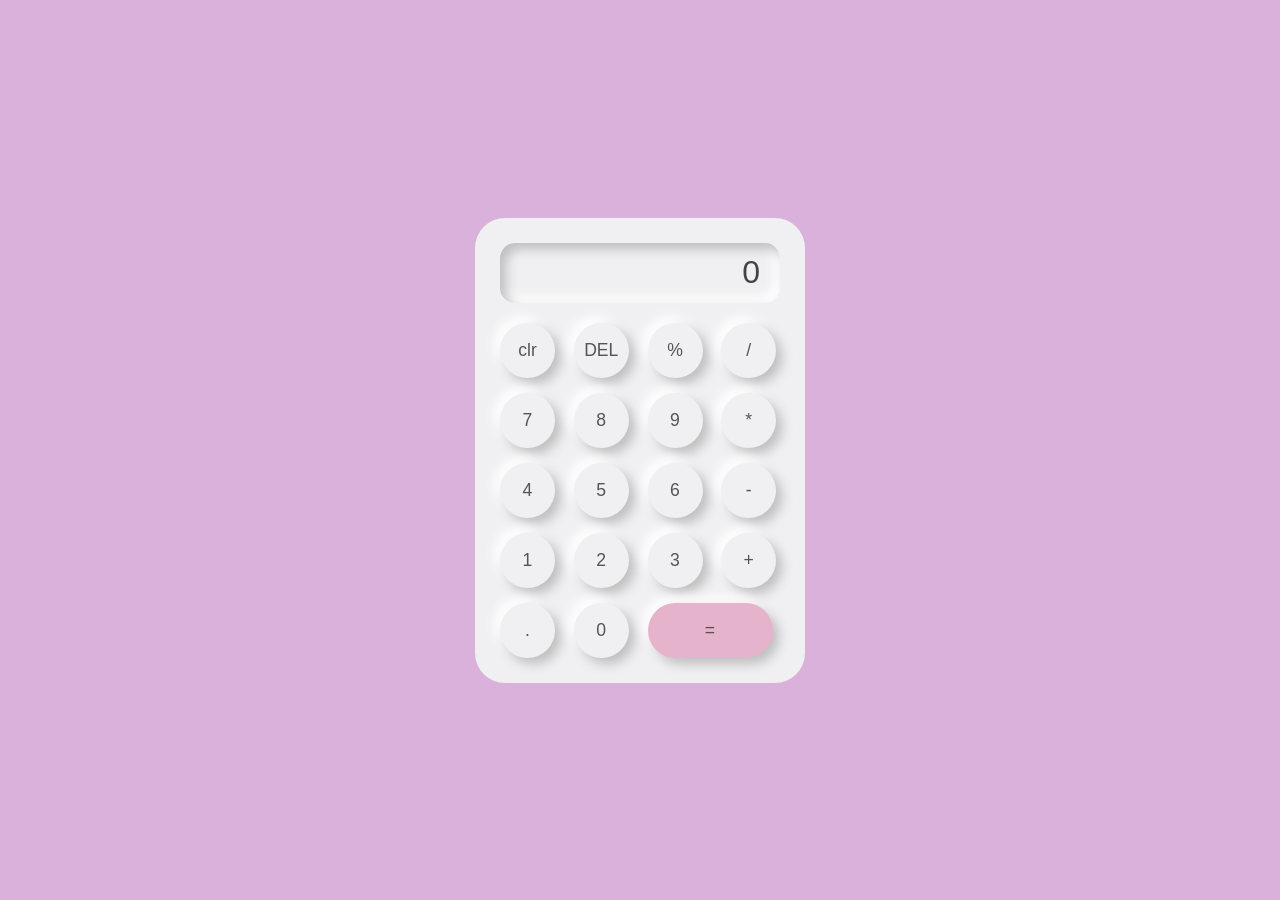
<file: index.html>
<!DOCTYPE html>
<html lang="en">
<head>
    <meta charset="UTF-8">
    <meta name="viewport" content="width=device-width, initial-scale=1.0">
    <title>PyScript Calculator</title>
    
    <link rel="stylesheet" href="https://pyscript.net/releases/2024.1.1/core.css">
    <script type="module" src="https://pyscript.net/releases/2024.1.1/core.js"></script>

    <style>
        body { background-color: #dab1da; display: flex; justify-content: center; align-items: center; height: 100vh; margin: 0; font-family: 'Segoe UI', sans-serif; }
        .calculator { background: #f0f0f3; padding: 25px; border-radius: 30px; width: 280px; }
        #display { width: 100%; height: 60px; background: #f0f0f3; border: none; border-radius: 15px; box-shadow: inset 6px 6px 12px #bebebe, inset -6px -6px 12px #ffffff; text-align: right; padding: 0 20px; font-size: 2rem; color: #444; margin-bottom: 20px; box-sizing: border-box; }
        .buttons { display: grid; grid-template-columns: repeat(4, 1fr); gap: 15px; }
        button { width: 55px; height: 55px; border-radius: 50%; border: none; background: #f0f0f3; box-shadow: 6px 6px 12px #bebebe, -6px -6px 12px #ffffff; font-size: 1.1rem; color: #555; cursor: pointer; }
        button:active { box-shadow: inset 4px 4px 8px #bebebe, inset -4px -4px 8px #ffffff; }
        .equal { grid-column: span 2; width: 125px; border-radius: 30px; background-color: #e6b3cc; }
    </style>
</head>
<body>

    <div class="calculator">
        <input type="text" id="display" value="0" readonly>
        <div class="buttons">
            <button py-click="clear_screen">clr</button>
            <button py-click="delete_char">DEL</button>
            <button py-click='add_to_display("%")'>%</button>
            <button py-click='add_to_display("/")'>/</button>

            <button py-click='add_to_display("7")'>7</button>
            <button py-click='add_to_display("8")'>8</button>
            <button py-click='add_to_display("9")'>9</button>
            <button py-click='add_to_display("*")'>*</button>

            <button py-click='add_to_display("4")'>4</button>
            <button py-click='add_to_display("5")'>5</button>
            <button py-click='add_to_display("6")'>6</button>
            <button py-click='add_to_display("-")'>-</button>

            <button py-click='add_to_display("1")'>1</button>
            <button py-click='add_to_display("2")'>2</button>
            <button py-click='add_to_display("3")'>3</button>
            <button py-click='add_to_display("+")'>+</button>

            <button py-click='add_to_display(".")'>.</button>
            <button py-click='add_to_display("0")'>0</button>
            <button class="equal" py-click="calculate">=</button>
        </div>
    </div>

    <script type="py">
        from pyscript import document

        display = document.querySelector("#display")

        def add_to_display(event):
            # event.target.innerText gets the text from the clicked button
            char = event.target.innerText
            if display.value == "0":
                display.value = char
            else:
                display.value += char

        def clear_screen(event):
            display.value = "0"

        def delete_char(event):
            if len(display.value) > 1:
                display.value = display.value[:-1]
            else:
                display.value = "0"

        def calculate(event):
            try:
                # Python's eval function handles the math!
                result = eval(display.value)
                display.value = str(result)
            except Exception:
                display.value = "Error"
    </script>

</body>
</html>
</file>
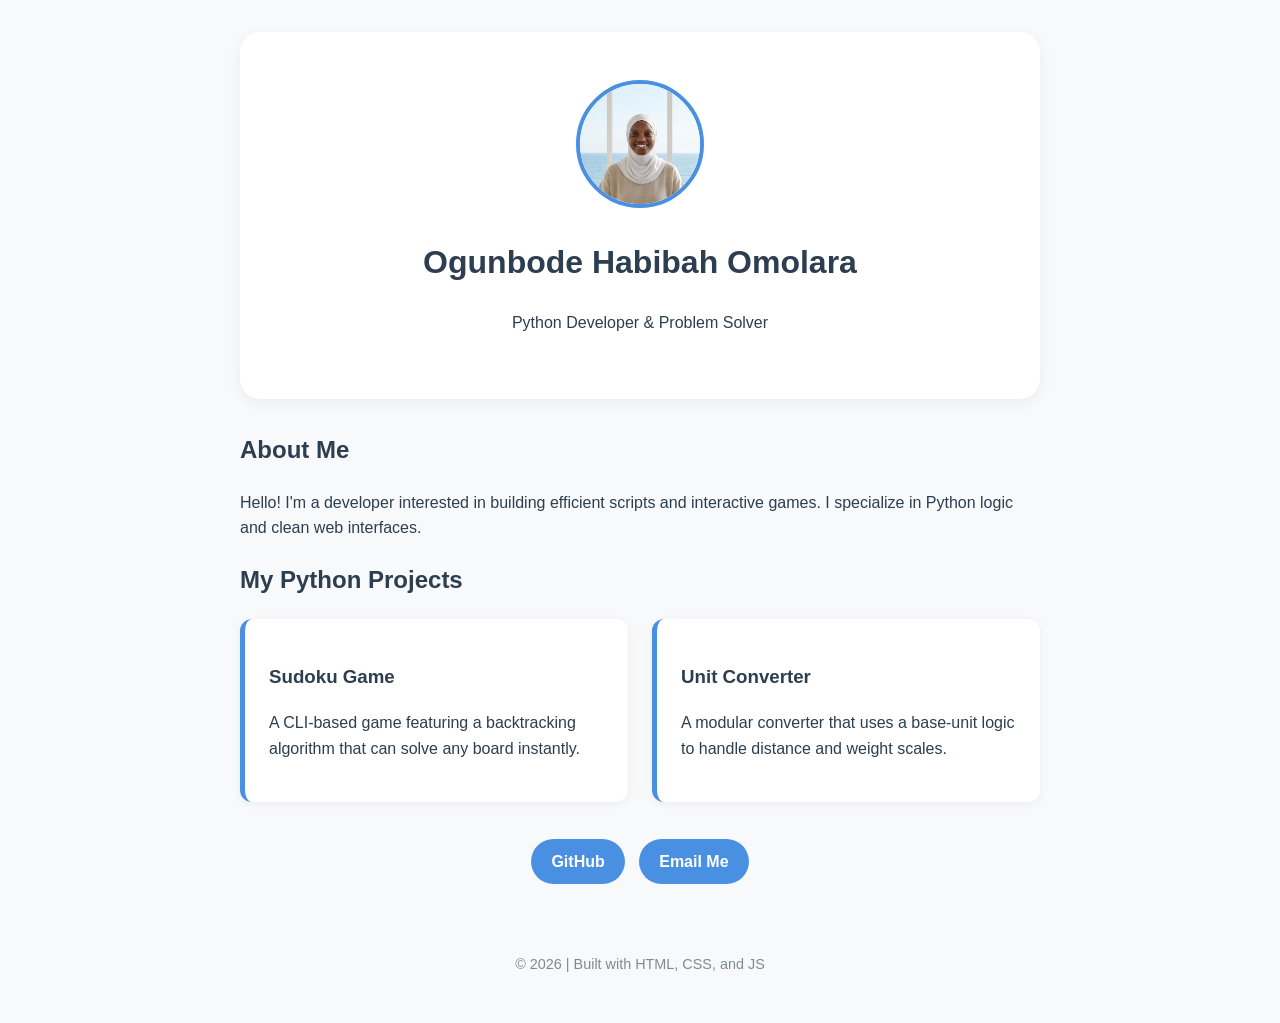
<file: cal/index.html>
<!DOCTYPE html>
<html lang="en">
<head>
    <meta charset="UTF-8">
    <meta name="viewport" content="width=device-width, initial-scale=1.0">
    <title>My Personal Portfolio</title>
    
    <style>
        :root {
            --primary-color: #4a90e2;
            --dark-color: #2c3e50;
            --light-bg: #f8f9fa;
        }

        body {
            font-family: 'Segoe UI', Tahoma, Geneva, Verdana, sans-serif;
            line-height: 1.6;
            margin: 0;
            background-color: var(--light-bg);
            color: var(--dark-color);
        }

        .container {
            max-width: 800px;
            margin: 0 auto;
            padding: 2rem;
        }

        /* Profile Header */
        header {
            text-align: center;
            padding: 3rem 1rem;
            background: white;
            border-radius: 20px;
            box-shadow: 0 4px 15px rgba(0,0,0,0.05);
            margin-bottom: 2rem;
        }

        .profile-img {
            width: 120px;
            height: 120px;
            border-radius: 50%;
            border: 4px solid var(--primary-color);
            object-fit: cover;
        }

        /* Projects Section */
        .projects-grid {
            display: grid;
            grid-template-columns: repeat(auto-fit, minmax(250px, 1fr));
            gap: 1.5rem;
            margin-top: 1rem;
        }

        .project-card {
            background: white;
            padding: 1.5rem;
            border-radius: 12px;
            border-left: 5px solid var(--primary-color);
            box-shadow: 0 2px 10px rgba(0,0,0,0.05);
            transition: transform 0.2s;
            cursor: pointer;
        }

        .project-card:hover {
            transform: translateY(-5px);
        }

        /* Contact Buttons */
        .contact-links {
            text-align: center;
            margin-top: 2rem;
        }

        .btn {
            display: inline-block;
            background: var(--primary-color);
            color: white;
            padding: 10px 20px;
            text-decoration: none;
            border-radius: 25px;
            margin: 5px;
            font-weight: bold;
        }

        footer {
            text-align: center;
            margin-top: 4rem;
            font-size: 0.9rem;
            color: #7f8c8d;
        }
    </style>
</head>
<body>

    <div class="container">
        <header>
            <img src="img.png" alt="Profile" class="profile-img">
            <h1>Ogunbode Habibah Omolara</h1>
            <p>Python Developer & Problem Solver</p>
        </header>

        <section>
            <h2>About Me</h2>
            <p>Hello! I'm a developer interested in building efficient scripts and interactive games. I specialize in Python logic and clean web interfaces.</p>
        </section>

        <section>
            <h2>My Python Projects</h2>
            <div class="projects-grid">
                <div class="project-card" onclick="showDetails('Sudoku Game')">
                    <h3>Sudoku Game</h3>
                    <p>A CLI-based game featuring a backtracking algorithm that can solve any board instantly.</p>
                </div>
                <div class="project-card" onclick="showDetails('Smart Unit Converter')">
                    <h3>Unit Converter</h3>
                    <p>A modular converter that uses a base-unit logic to handle distance and weight scales.</p>
                </div>
            </div>
        </section>

        <div class="contact-links">
            <a href="#" class="btn">GitHub</a>
            <a href="mailto:habibah049@gmail.com" class="btn">Email Me</a>
        </div>

        <footer>
            <p>&copy; 2026 | Built with HTML, CSS, and JS</p>
        </footer>
    </div>

    <script>
        function showDetails(projectName) {
            alert("You clicked on: " + projectName + "\nThis project was built using Python logic!");
        }

        // Console greeting
        console.log("Welcome to my personal website!");
    </script>

</body>
</html>
</file>
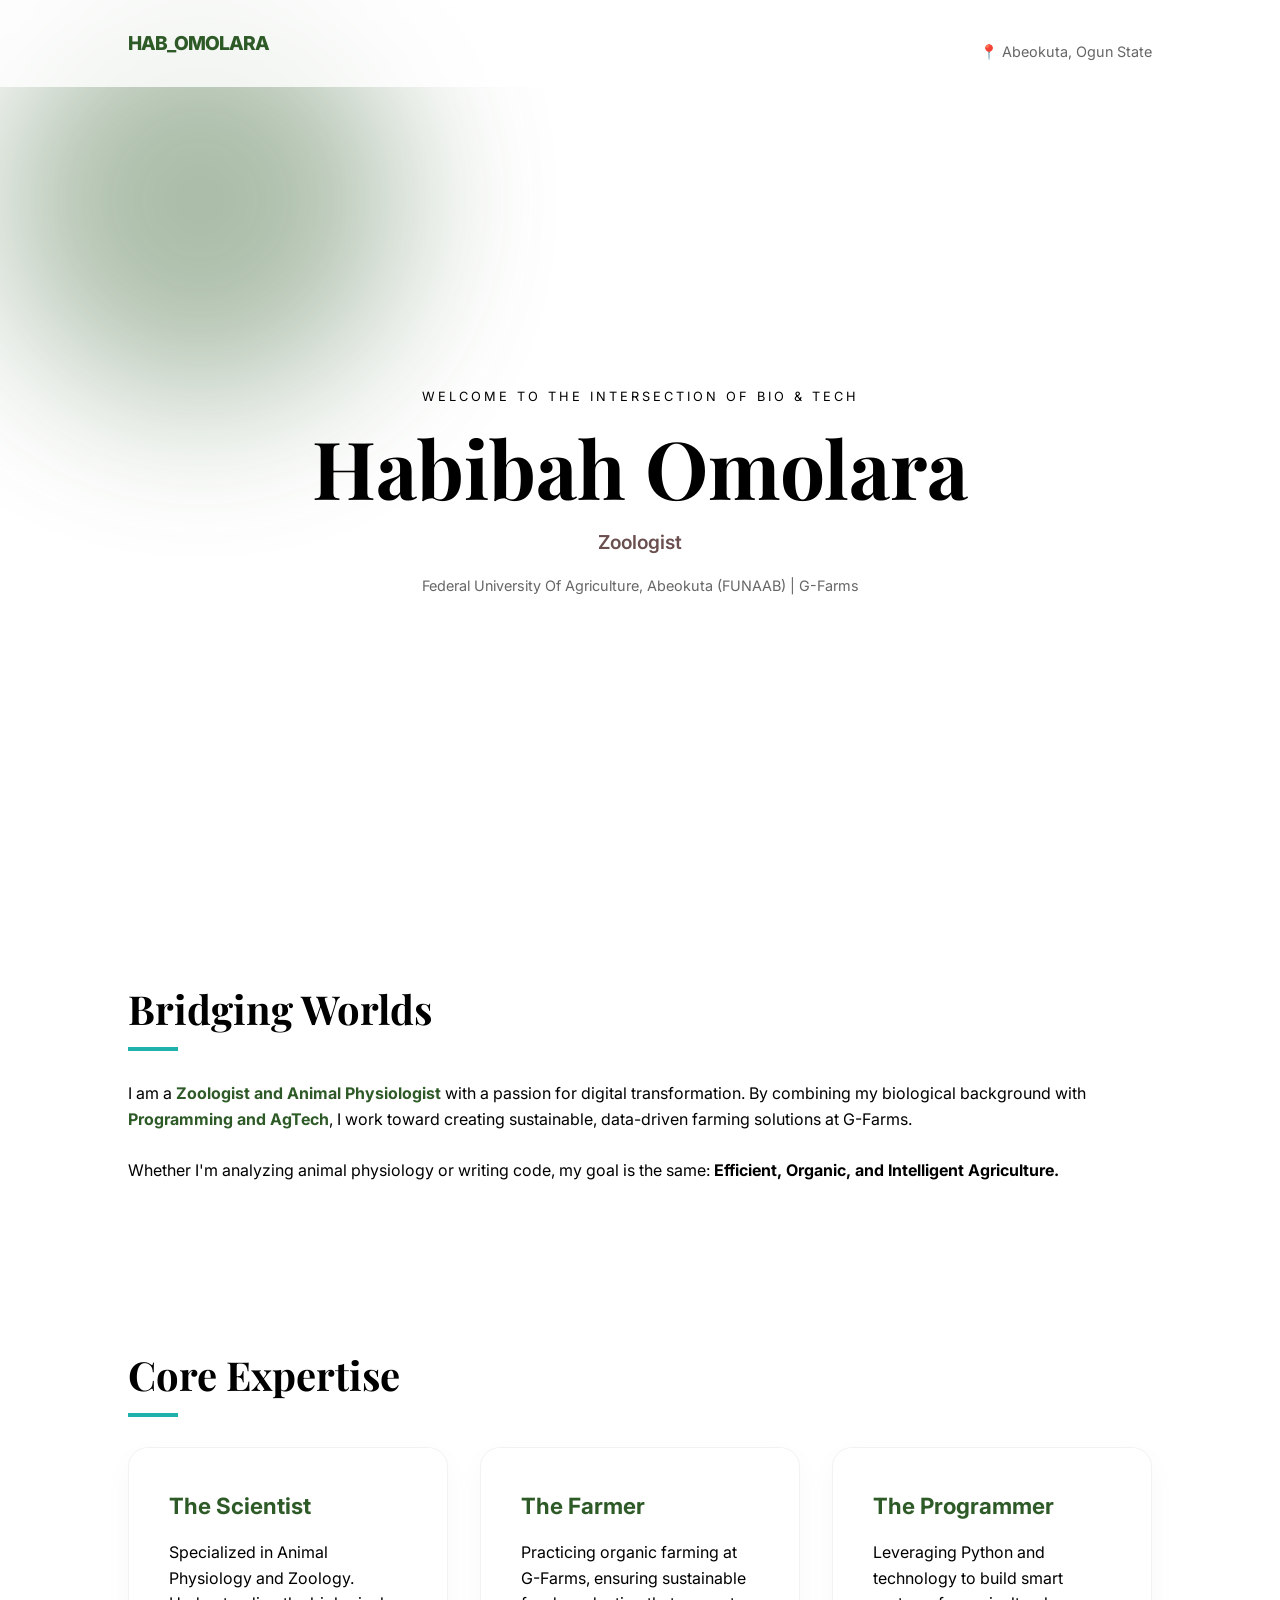
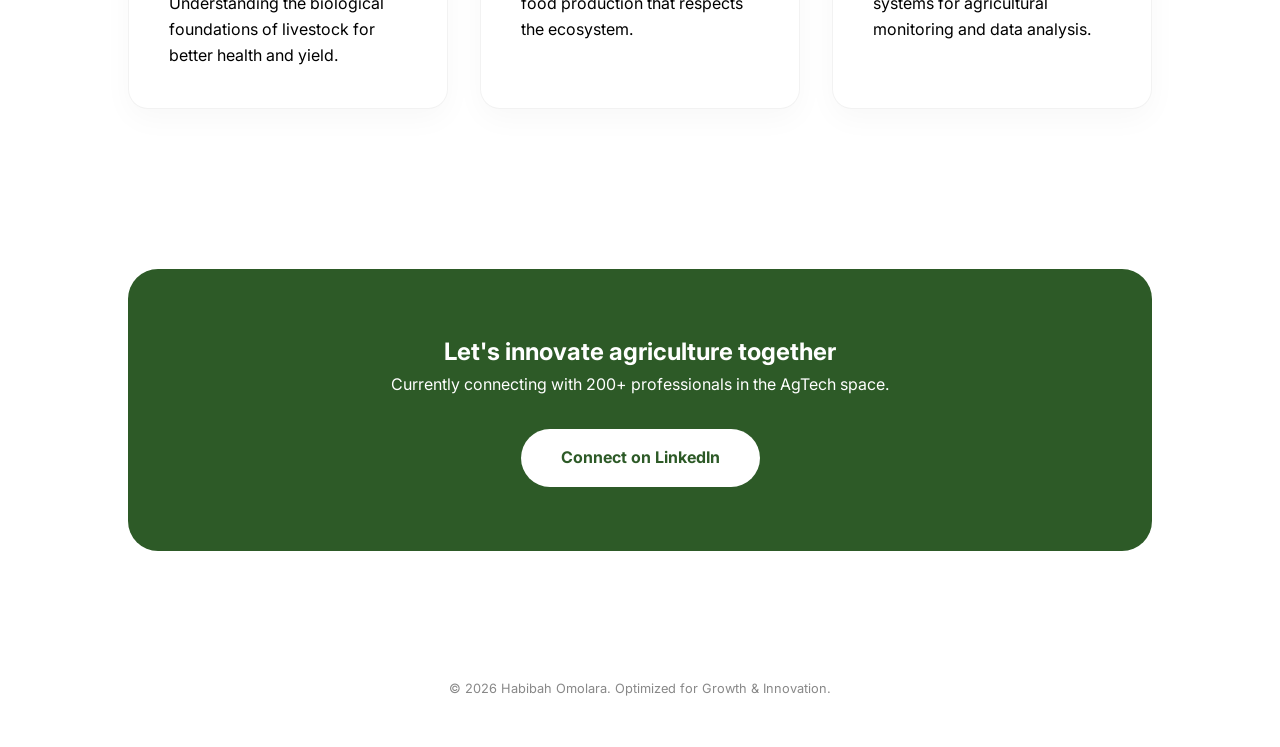
<file: pro/index.html>
<!DOCTYPE html>
<html lang="en">
<head>
    <meta charset="UTF-8">
    <meta name="viewport" content="width=device-width, initial-scale=1.0">
    <title>Habibah Omolara | AgTech & Animal Physiology</title>
    <link href="https://fonts.googleapis.com/css2?family=Inter:wght@300;400;600;800&family=Playfair+Display:wght@700&display=swap" rel="stylesheet">
    
    <style>
        :root {
            --primary-green: #2d5a27;
            --tech-teal: #20b2aa;
            --earth-brown: #6b4f4f;
            --light-bg: #fdfdfb;
            --dark-text: #1a1a1a;
            --glass: rgba(255, 255, 255, 0.8);
        }

        * {
            margin: 0;
            padding: 0;
            box-sizing: border-box;
        }

        body {
            font-family: 'Inter', sans-serif;
            background-color: var(--);
            color: var(--text-main);
            line-height: 1.6;
            overflow-x: hidden;
        }

        /* --- Background Animation --- */
        .bg-blobs {
            position: fixed;
            top: 0;
            left: 0;
            width: 100%;
            height: 100%;
            z-index: -1;
            filter: blur(80px);
            opacity: 0.4;
        }

        .blob {
            position: absolute;
            background: var(--primary-green);
            border-radius: 50%;
            width: 400px;
            height: 400px;
            animation: move 20s infinite alternate;
        }

        @keyframes move {
            from { transform: translate(-10%, -10%); }
            to { transform: translate(20%, 20%); }
        }

        /* --- Navigation --- */
        nav {
            padding: 1.5rem 10%;
            display: flex;
            justify-content: space-between;
            align-items: center;
            position: sticky;
            top: 0;
            background: var(--glass);
            backdrop-filter: blur(10px);
            z-index: 100;
        }

        .logo {
            font-weight: 800;
            font-size: 1.2rem;
            color: var(--primary-green);
            letter-spacing: -1px;
        }

        /* --- Hero Section --- */
        header {
            height: 90vh;
            display: flex;
            flex-direction: column;
            justify-content: center;
            align-items: center;
            text-align: center;
            padding: 0 10%;
        }

        .hero-title {
            font-family: 'Playfair Display', serif;
            font-size: clamp(2.5rem, 8vw, 5rem);
            margin-bottom: 1rem;
            line-height: 1.1;
        }

        .typewriter {
            font-size: 1.2rem;
            color: var(--earth-brown);
            font-weight: 600;
            min-height: 1.5em;
        }

        .location {
            margin-top: 1rem;
            font-size: 0.9rem;
            color: #666;
            display: flex;
            align-items: center;
            gap: 5px;
        }

        /* --- Sections --- */
        section {
            padding: 5rem 10%;
        }

        .section-title {
            font-family:'Playfair Display', serif;
            font-size: 2.5rem;
            margin-bottom: 2.5rem;
            position: relative;
        }

        .section-title::after {
            content: '';
            position: absolute;
            left: 0;
            bottom: -10px;
            width: 50px;
            height: 4px;
            background: var(--tech-teal);
        }

        /* --- Expertise Grid --- */
        .grid {
            display: grid;
            grid-template-columns: repeat(auto-fit, minmax(280px, 1fr));
            gap: 2rem;
        }

        .card {
            background: white;
            padding: 2.5rem;
            border-radius: 20px;
            box-shadow: 0 10px 30px rgba(0,0,0,0.03);
            transition: all 0.3s ease;
            border: 1px solid rgba(0,0,0,0.05);
        }

        .card:hover {
            transform: translateY(-10px);
            border-color: var(--primary-green);
        }

        .card h3 {
            color: var(--primary-green);
            margin-bottom: 1rem;
            font-size: 1.4rem;
        }

        /* --- About Stats --- */
        .about-flex {
            display: flex;
            gap: 4rem;
            align-items: center;
            flex-wrap: wrap;
        }

        .about-text {
            flex: 1;
            min-width: 300px;
        }

        .highlight {
            color: var(--primary-green);
            font-weight: 700;
        }

        /* --- Contact --- */
        .cta-box {
            background: var(--primary-green);
            color: white;
            padding: 4rem;
            border-radius: 30px;
            text-align: center;
        }

        .btn {
            display: inline-block;
            padding: 1rem 2.5rem;
            background: white;
            color: var(--primary-green);
            text-decoration: none;
            border-radius: 50px;
            font-weight: 700;
            margin-top: 2rem;
            transition: 0.3s;
        }

        .btn:hover {
            transform: scale(1.05);
            background: var(--tech-teal);
            color: white;
        }

        footer {
            text-align: center;
            padding: 3rem;
            font-size: 0.8rem;
            color: #888;
        }

        /* Mobile Adjustments */
        @media (max-width: 768px) {
            header { height: auto; padding: 100px 10%; }
            .about-flex { gap: 2rem; }
        }
    </style>
</head>
<body>

    <div class="bg-blobs">
        <div class="blob"></div>
    </div>

    <nav>
        <div class="logo">HAB_OMOLARA</div>
        <div class="location">📍 Abeokuta, Ogun State</div>
    </nav>

    <header>
        <p style="text-transform: uppercase; letter-spacing: 3px; font-size: 0.8rem; margin-bottom: 1rem;">Welcome to the intersection of Bio & Tech</p>
        <h1 class="hero-title">Habibah Omolara</h1>
        <div class="typewriter" id="typewriter"></div>
        <p class="location">Federal University Of Agriculture, Abeokuta (FUNAAB) | G-Farms</p>
    </header>

    <section id="about">
        <div class="about-flex">
            <div class="about-text">
                <h2 class="section-title">Bridging Worlds</h2>
                <p>I am a <span class="highlight">Zoologist and Animal Physiologist</span> with a passion for digital transformation. By combining my biological background with <span class="highlight">Programming and AgTech</span>, I work toward creating sustainable, data-driven farming solutions at G-Farms.</p>
                <br>
                <p>Whether I'm analyzing animal physiology or writing code, my goal is the same: <strong>Efficient, Organic, and Intelligent Agriculture.</strong></p>
            </div>
        </div>
    </section>

    <section id="expertise">
        <h2 class="section-title">Core Expertise</h2>
        <div class="grid">
            <div class="card">
                <h3>The Scientist</h3>
                <p>Specialized in Animal Physiology and Zoology. Understanding the biological foundations of livestock for better health and yield.</p>
            </div>
            <div class="card">
                <h3>The Farmer</h3>
                <p>Practicing organic farming at G-Farms, ensuring sustainable food production that respects the ecosystem.</p>
            </div>
            <div class="card">
                <h3>The Programmer</h3>
                <p>Leveraging Python and technology to build smart systems for agricultural monitoring and data analysis.</p>
            </div>
        </div>
    </section>

    <section id="contact">
        <div class="cta-box">
            <h2>Let's innovate agriculture together</h2>
            <p>Currently connecting with 200+ professionals in the AgTech space.</p>
            <a href="https://www.linkedin.com/in/habibah-omolara" class="btn" target="_blank">Connect on LinkedIn</a>
        </div>
    </section>

    <footer>
        <p>&copy; 2026 Habibah Omolara. Optimized for Growth & Innovation.</p>
    </footer>

    <script>
        // Typewriter Effect
        const textElement = document.getElementById('typewriter');
        const professions = [
            "Zoologist",
            "Animal Physiologist",
            "Organic Farmer",
            "AgTech Entrepreneur",
            "Programmer",
            "Technology Enthusiast"
        ];
        
        let index = 0;
        let charIndex = 0;
        let isDeleting = false;

        function type() {
            const current = professions[index];
            if (isDeleting) {
                textElement.textContent = current.substring(0, charIndex - 1);
                charIndex--;
            } else {
                textElement.textContent = current.substring(0, charIndex + 1);
                charIndex++;
            }

            let typeSpeed = isDeleting ? 50 : 100;

            if (!isDeleting && charIndex === current.length) {
                isDeleting = true;
                typeSpeed = 2000; // Pause at end
            } else if (isDeleting && charIndex === 0) {
                isDeleting = false;
                index = (index + 1) % professions.length;
                typeSpeed = 500;
            }

            setTimeout(type, typeSpeed);
        }

        document.addEventListener('DOMContentLoaded', type);
    </script>
</body>
</html>
</file>
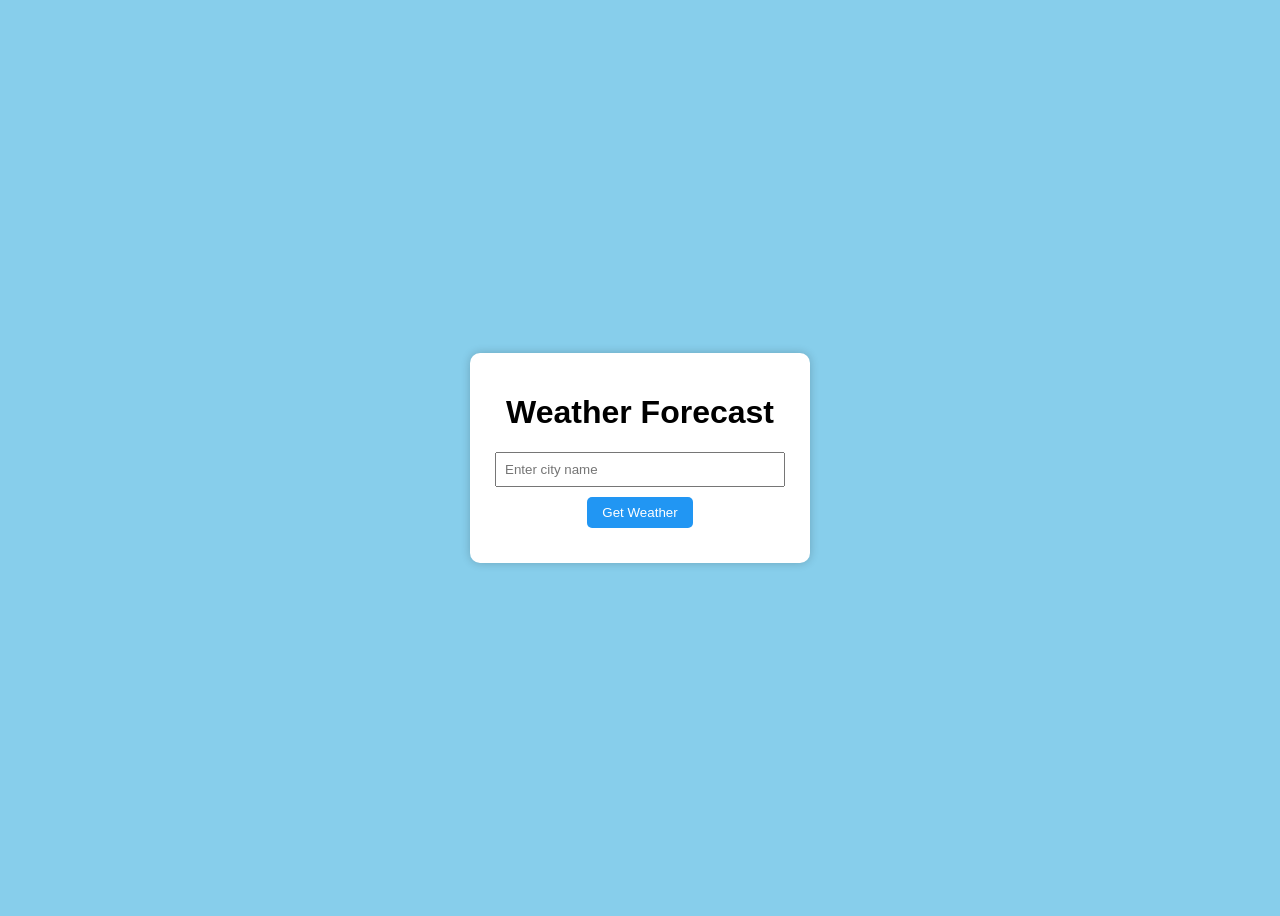
<file: projects/index.html>
<!DOCTYPE html>
<html lang="en">
<head>
    <meta charset="UTF-8">
    <title>Weather Forecast App</title>

    <style>
        body {
            font-family: Arial, sans-serif;
            background: #87CEEB;
            display: flex;
            justify-content: center;
            align-items: center;
            height: 100vh;
        }

        .weather-app {
            background: white;
            padding: 20px;
            border-radius: 10px;
            width: 300px;
            text-align: center;
            box-shadow: 0 0 10px rgba(0,0,0,0.2);
        }

        input {
            width: 90%;
            padding: 8px;
            margin-bottom: 10px;
        }

        button {
            padding: 8px 15px;
            cursor: pointer;
            border: none;
            background: #2196F3;
            color: white;
            border-radius: 5px;
        }

        button:hover {
            background: #1976D2;
        }

        .result {
            margin-top: 15px;
            font-size: 14px;
        }
    </style>
</head>

<body>

<div class="weather-app">
    <h1>Weather Forecast</h1>

    <input type="text" id="city" placeholder="Enter city name">
    <button onclick="getWeather()">Get Weather</button>

    <div class="result" id="result"></div>
</div>

<script>
    function getWeather() {
        const city = document.getElementById("city").value;
        const apiKey = "YOUR_API_KEY_HERE";

        if (city === "") {
            alert("Please enter a city name");
            return;
        }

        const url = `https://api.openweathermap.org/data/2.5/weather?q=${city}&units=metric&appid=${apiKey}`;

        fetch(url)
            .then(response => response.json())
            .then(data => {
                if (data.cod == "404") {
                    document.getElementById("result").innerHTML = "City not found ❌";
                    return;
                }

                document.getElementById("result").innerHTML = `
                    <h3>${data.name}</h3>
                    <p>🌡 Temperature: ${data.main.temp} °C</p>
                    <p>☁ Weather: ${data.weather[0].description}</p>
                    <p>💧 Humidity: ${data.main.humidity}%</p>
                    <p>🌬 Wind Speed: ${data.wind.speed} m/s</p>
                `;
            })
            .catch(() => {
                document.getElementById("result").innerHTML = "Error fetching weather data ⚠️";
            });
    }
</script>

</body>
</html>
</file>
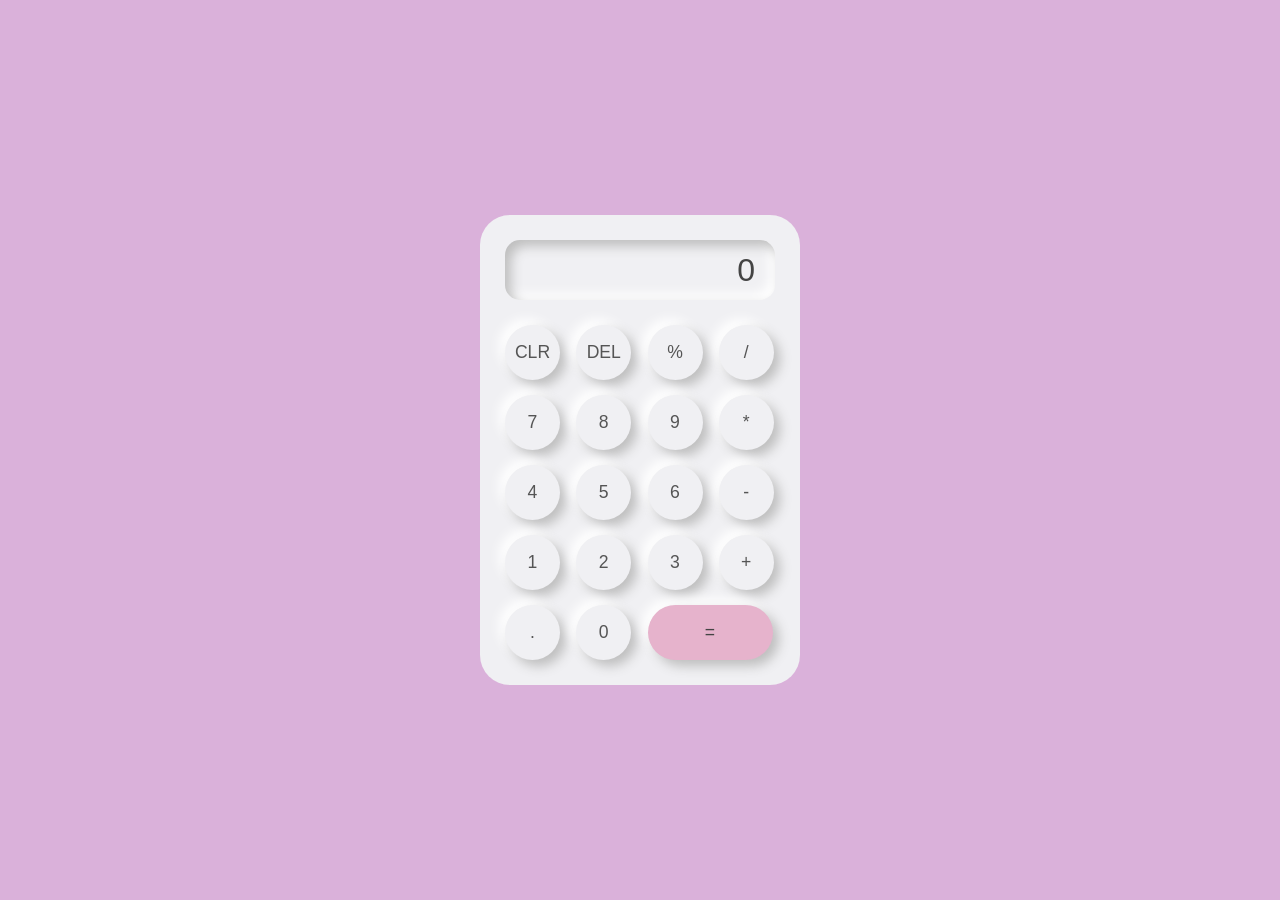
<file: prom/index.html>
<!DOCTYPE html>
<html lang="en">
<head>
    <meta charset="UTF-8">
    <meta name="viewport" content="width=device-width, initial-scale=1.0">
    <title>Habibah's Cute Simple Calculator</title>
    <link rel="stylesheet" href="styles.css">
</head>
<body>
    <div class="calculator">
        <div class="display">
            <input type="text" id="result" value="0" disabled>
        </div>
        <div class="buttons">
            <button class="btn" onclick="clearScreen()">CLR</button>
            <button class="btn" onclick="deleteChar()">DEL</button>
            <button class="btn" onclick="appendToDisplay('%')">%</button>
            <button class="btn" onclick="appendToDisplay('/')">/</button>

            <button class="btn" onclick="appendToDisplay('7')">7</button>
            <button class="btn" onclick="appendToDisplay('8')">8</button>
            <button class="btn" onclick="appendToDisplay('9')">9</button>
            <button class="btn" onclick="appendToDisplay('*')">*</button>

            <button class="btn" onclick="appendToDisplay('4')">4</button>
            <button class="btn" onclick="appendToDisplay('5')">5</button>
            <button class="btn" onclick="appendToDisplay('6')">6</button>
            <button class="btn" onclick="appendToDisplay('-')">-</button>

            <button class="btn" onclick="appendToDisplay('1')">1</button>
            <button class="btn" onclick="appendToDisplay('2')">2</button>
            <button class="btn" onclick="appendToDisplay('3')">3</button>
            <button class="btn" onclick="appendToDisplay('+')">+</button>

            <button class="btn" onclick="appendToDisplay('.')">.</button>
            <button class="btn" onclick="appendToDisplay('0')">0</button>
            <button class="btn equal" onclick="calculate()">=</button>
        </div>
    </div>
    <script src="script.js"></script>
</body>
</html>
</file>
<file: prom/styles.css>
* {
    margin: 0;
    padding: 0;
    box-sizing: border-box;
    font-family: 'Poppins', sans-serif;
}

body {
    background-color: #dab1da; /* Light soft background */
    display: flex;
    justify-content: center;
    align-items: center;
    height: 100vh;
}

.calculator {
    background-color: #f0f0f3;
    padding: 25px;
    border-radius: 30px;
    width: 320px;
}

.display {
    margin-bottom: 25px;
}

#result {
    width: 100%;
    height: 60px;
    background: #f0f0f3;
    border: none;
    outline: none;
    border-radius: 15px;
    box-shadow: inset 6px 6px 12px #bebebe, inset -6px -6px 12px #ffffff;
    text-align: right;
    padding: 0 20px;
    font-size: 2rem;
    color: #444;
}

.buttons {
    display: grid;
    grid-template-columns: repeat(4, 1fr);
    gap: 15px;
}

.btn {
    width: 55px;
    height: 55px;
    border-radius: 50%;
    border: none;
    background: #f0f0f3;
    box-shadow: 6px 6px 12px #bebebe, -6px -6px 12px #ffffff;
    font-size: 1.1rem;
    color: #555;
    cursor: pointer;
    transition: 0.2s;
}

.btn:active {
    box-shadow: inset 4px 4px 8px #bebebe, inset -4px -4px 8px #ffffff;
    transform: scale(0.98);
}

.equal {
    grid-column: span 2;
    width: 125px;
    border-radius: 30px;
    background-color: #e6b3cc; /* Soft pink from the image */
    color: #444;
}

.equal:active {
    background-color: #d9a0be;
}
</file>
